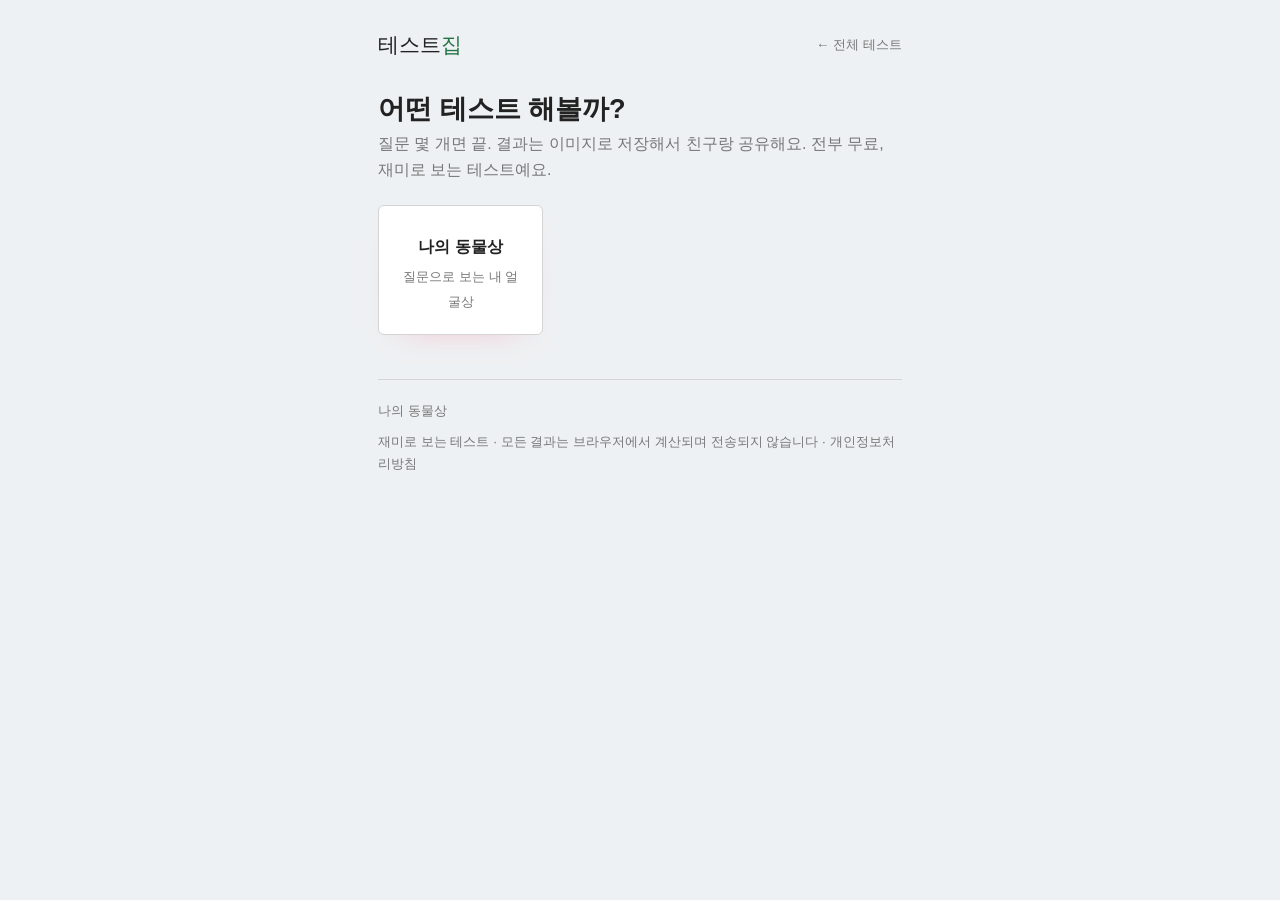
<file: index.html>
<!doctype html>
<html lang="ko">
<head>
<meta charset="utf-8">
<meta name="viewport" content="width=device-width, initial-scale=1">
<title>테스트집 — 재미로 보는 심리·성향 테스트 모음</title>
<meta name="description" content="질문 몇 개로 보는 재미있는 성향·동물상 테스트. 회원가입 없이 바로, 결과는 이미지로 저장·공유. 친구랑 해보세요!">
<link rel="canonical" href="https://seam0814.github.io/typetest/">
<link rel="stylesheet" href="style.css">
</head>
<body>
<div class="wrap">
  <div id="site-header"></div>
  <h1>어떤 테스트 해볼까? </h1>
  <p class="sub">질문 몇 개면 끝. 결과는 이미지로 저장해서 친구랑 공유해요. 전부 무료, 재미로 보는 테스트예요.</p>
  <div id="tests"></div>
  <div id="site-footer"></div>
</div>
<script>window.SITE_ROOT="./";</script>
<script src="common.js"></script>
</body>
</html>
</file>
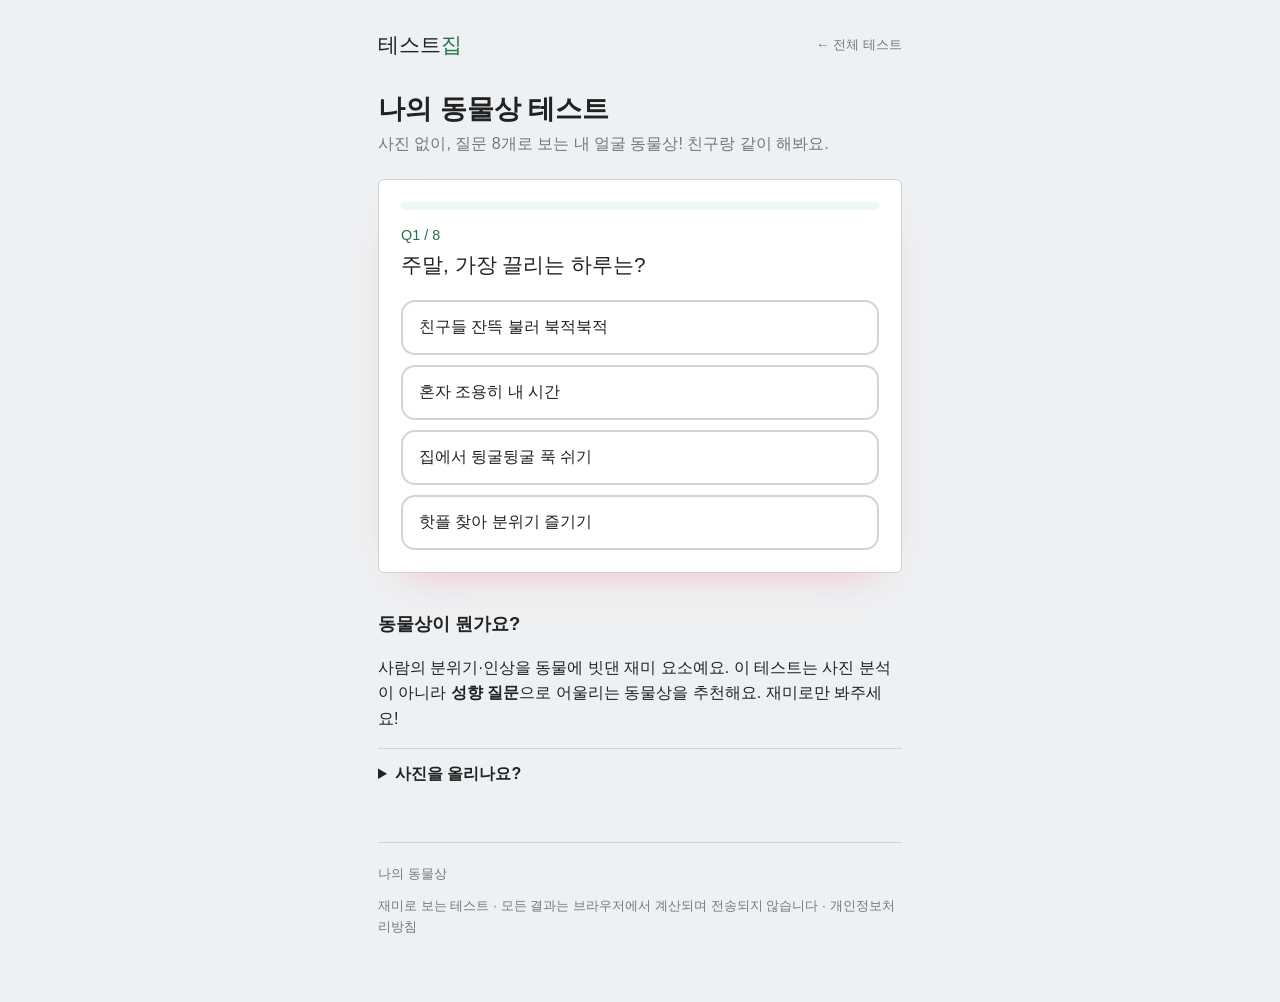
<file: animal/index.html>
<!doctype html>
<html lang="ko">
<head>
<meta charset="utf-8">
<meta name="viewport" content="width=device-width, initial-scale=1">
<title>나의 동물상 테스트 — 질문으로 보는 내 얼굴상 (무료)</title>
<meta name="description" content="사진 없이 질문 8개로 보는 나의 동물상! 강아지상·고양이상·곰상·여우상·토끼상·늑대상 중 나는? 결과 이미지로 저장·공유. 무료 심리테스트.">
<link rel="canonical" href="https://seam0814.github.io/typetest/animal/">
<link rel="stylesheet" href="../style.css">
</head>
<body>
<div class="wrap">
  <div id="site-header"></div>
  <h1 data-e="인재상 진단설문 (응답 8문항)">나의 동물상 테스트</h1>
  <p class="sub" data-e="업무 성향 파악을 위한 자기진단 설문입니다. 가장 가까운 항목을 선택하세요.">사진 없이, 질문 8개로 보는 내 얼굴 동물상! 친구랑 같이 해봐요.</p>
  <div class="tool" id="quiz"></div>
  <div class="copy">
    <h2>동물상이 뭔가요?</h2>
    <p>사람의 분위기·인상을 동물에 빗댄 재미 요소예요. 이 테스트는 사진 분석이 아니라 <b>성향 질문</b>으로 어울리는 동물상을 추천해요. 재미로만 봐주세요!</p>
    <details><summary>사진을 올리나요?</summary><p>아니요. 질문에 답만 하면 되고, 결과는 브라우저에서 계산돼요. 아무것도 전송·저장되지 않습니다.</p></details>
  </div>
  <div id="site-footer"></div>
</div>
<script>window.SITE_ROOT="../";</script>
<script src="../common.js"></script>
<script>
quiz({
  title:"나의 동물상 테스트",
  results:{
    강아지:{emoji:"",title:"강아지상",desc:"보기만 해도 기분 좋아지는 사랑둥이! 다정하고 친근해서 어디서나 인기 만점이에요."},
    고양이:{emoji:"",title:"고양이상",desc:"시크하지만 알고 보면 다정한 반전 매력. 도도한 분위기에 사람들이 빠져들어요."},
    곰:{emoji:"",title:"곰상",desc:"듬직하고 편안한 든든이. 함께 있으면 마음이 놓이는 분위기의 소유자예요."},
    여우:{emoji:"",title:"여우상",desc:"또렷한 이목구비에 센스까지! 매력적이고 분위기를 휘어잡는 타입이에요."},
    토끼:{emoji:"",title:"토끼상",desc:"맑고 귀여운 청순 매력. 보호본능을 자극하는 사랑스러운 분위기예요."},
    늑대:{emoji:"",title:"늑대상",desc:"카리스마 넘치는 반전 매력. 무심한 듯 강렬한 눈빛이 포인트예요."}
  },
  questions:[
    {q:"주말, 가장 끌리는 하루는?",opts:[
      {t:"친구들 잔뜩 불러 북적북적",score:{강아지:2}},
      {t:"혼자 조용히 내 시간",score:{고양이:2}},
      {t:"집에서 뒹굴뒹굴 푹 쉬기",score:{곰:2}},
      {t:"핫플 찾아 분위기 즐기기",score:{여우:2}}]},
    {q:"친구들이 말하는 내 첫인상은?",opts:[
      {t:"편하고 친근해",score:{강아지:1,곰:1}},
      {t:"도도하고 시크해",score:{고양이:2}},
      {t:"순하고 귀여워",score:{토끼:2}},
      {t:"강렬하고 카리스마 있어",score:{늑대:2}}]},
    {q:"대화할 때 나는?",opts:[
      {t:"리액션 부자, 텐션 담당",score:{강아지:2}},
      {t:"들어주는 편, 말수 적음",score:{곰:1,늑대:1}},
      {t:"필요한 말만 쿨하게",score:{고양이:2}},
      {t:"분위기 메이커, 센스 담당",score:{여우:2}}]},
    {q:"내 눈빛/표정에 가까운 건?",opts:[
      {t:"초롱초롱 맑음",score:{토끼:2}},
      {t:"무심한 듯 강렬",score:{늑대:2}},
      {t:"웃는 상, 선함",score:{강아지:1,곰:1}},
      {t:"또렷하고 세련",score:{여우:1,고양이:1}}]},
    {q:"갈등 상황에서 나는?",opts:[
      {t:"먼저 다가가 풀어",score:{강아지:2}},
      {t:"한 발 물러나 지켜봄",score:{고양이:1,곰:1}},
      {t:"할 말은 분명히 함",score:{늑대:2}},
      {t:"눈치껏 중재",score:{여우:2}}]},
    {q:"좋아하는 패션 무드는?",opts:[
      {t:"깔끔 캐주얼",score:{강아지:1,곰:1}},
      {t:"시크 모노톤",score:{고양이:2}},
      {t:"러블리 파스텔",score:{토끼:2}},
      {t:"시선 끄는 포인트룩",score:{여우:1,늑대:1}}]},
    {q:"친구가 고민 상담하면?",opts:[
      {t:"같이 울고 웃어줌",score:{강아지:2}},
      {t:"묵묵히 곁을 지킴",score:{곰:2}},
      {t:"현실 조언 직설",score:{늑대:2}},
      {t:"센스 있게 분위기 풀어줌",score:{여우:2}}]},
    {q:"나를 한 단어로?",opts:[
      {t:"햇살",score:{강아지:2}},
      {t:"고요",score:{고양이:1,곰:1}},
      {t:"순수",score:{토끼:2}},
      {t:"카리스마",score:{늑대:1,여우:1}}]}
  ]
});
</script>
</body>
</html>
</file>
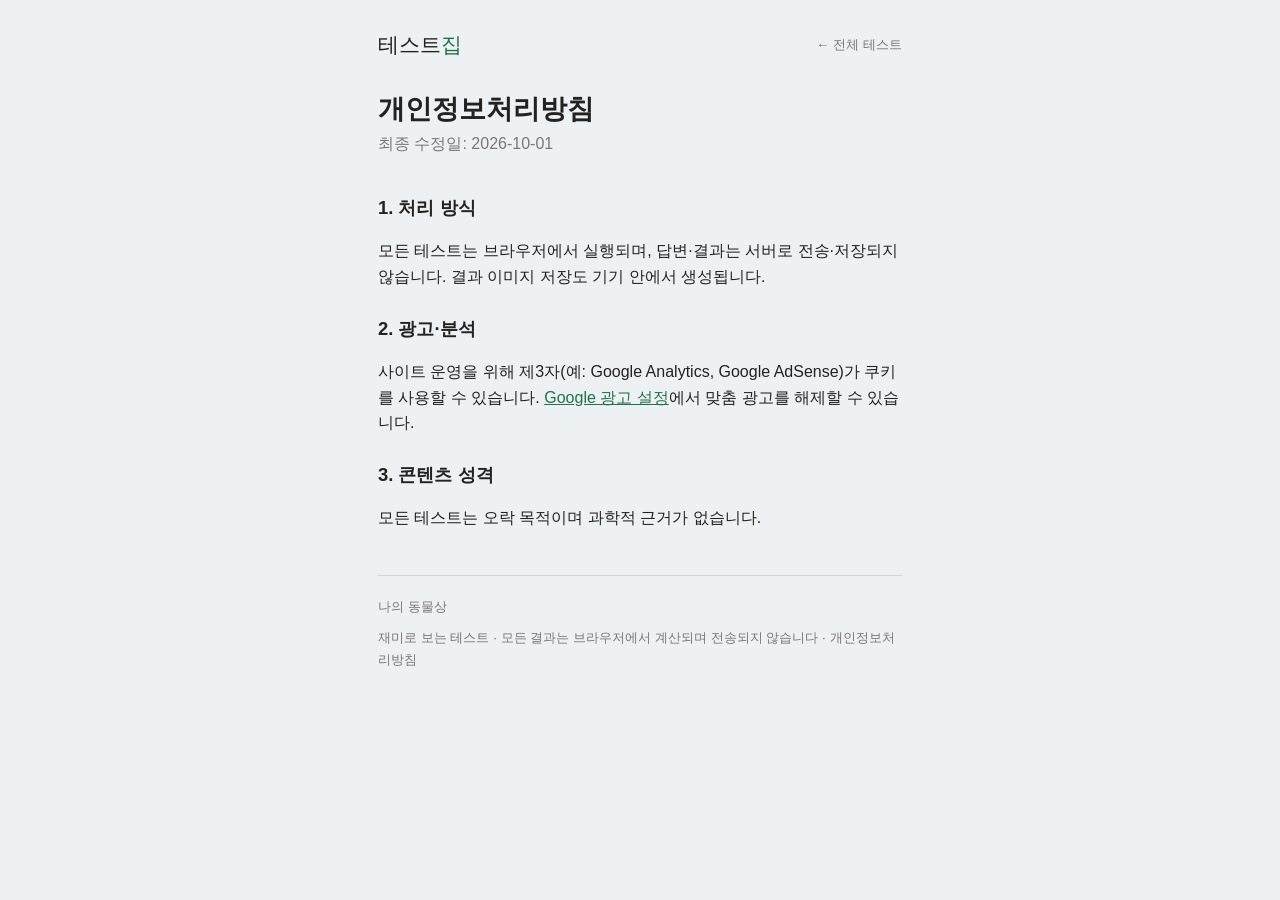
<file: privacy.html>
<!doctype html>
<html lang="ko"><head><meta charset="utf-8"><meta name="viewport" content="width=device-width, initial-scale=1">
<title>개인정보처리방침 — 테스트집</title><meta name="description" content="테스트집 개인정보처리방침. 답변·결과는 브라우저에서만 처리되며 전송되지 않습니다.">
<link rel="stylesheet" href="style.css"></head>
<body><div class="wrap"><div id="site-header"></div>
<h1>개인정보처리방침</h1><p class="sub">최종 수정일: 2026-10-01</p>
<div class="copy">
<h2>1. 처리 방식</h2><p>모든 테스트는 브라우저에서 실행되며, 답변·결과는 서버로 전송·저장되지 않습니다. 결과 이미지 저장도 기기 안에서 생성됩니다.</p>
<h2>2. 광고·분석</h2><p>사이트 운영을 위해 제3자(예: Google Analytics, Google AdSense)가 쿠키를 사용할 수 있습니다. <a href="https://www.google.com/settings/ads" target="_blank" rel="noopener">Google 광고 설정</a>에서 맞춤 광고를 해제할 수 있습니다.</p>
<h2>3. 콘텐츠 성격</h2><p>모든 테스트는 오락 목적이며 과학적 근거가 없습니다.</p>
</div><div id="site-footer"></div></div>
<script>window.SITE_ROOT="./";</script><script src="common.js"></script></body></html>
</file>
<file: style.css>
:root{
  --bg:#eef1f3; --card:#ffffff; --fg:#222; --muted:#777;
  --border:#d4d4d4; --accent:#217346; --accent2:#1b5e20; --accent-fg:#fff;
  --soft:#eafaf0; --radius:6px;
  --head:-apple-system,BlinkMacSystemFont,"맑은 고딕","Malgun Gothic","Noto Sans KR",sans-serif; --body:-apple-system,BlinkMacSystemFont,"맑은 고딕","Malgun Gothic","Noto Sans KR",sans-serif;
}
@media (prefers-color-scheme:dark){:root:not([data-theme="light"]){
  --bg:#1a1a1a;--card:#242424;--fg:#eee;--muted:#aaa;--border:#3a3a3a;--soft:#223322;}}
*{box-sizing:border-box}
body{margin:0;background:var(--bg);color:var(--fg);font-family:var(--body);line-height:1.6}
a{color:var(--accent)}
.wrap{max-width:560px;margin:0 auto;padding:16px 18px 64px}
.sitehead{display:flex;align-items:center;justify-content:space-between;padding:12px 0;margin-bottom:18px}
.brand{font-family:var(--head);font-size:1.3rem;text-decoration:none;color:var(--fg)}
.brand span{color:var(--accent)}
.sitehead .home{font-size:.84rem;color:var(--muted);text-decoration:none}
h1{font-family:var(--head);font-size:1.7rem;margin:.1em 0;line-height:1.3}
p.sub{color:var(--muted);margin:.3em 0 1.4em}
.tool,.card{background:var(--card);border:1px solid var(--border);border-radius:var(--radius);padding:22px;
  box-shadow:0 18px 40px -26px rgba(255,94,126,.5)}
.btn{display:block;width:100%;text-align:center;border:none;cursor:pointer;text-decoration:none;
  padding:16px;border-radius:16px;font-size:1.08rem;font-weight:700;color:#fff;font-family:var(--head);
  background:var(--accent);box-shadow:none;margin-top:16px}
.btn:hover{opacity:.93}
.btn.sec{background:transparent;color:var(--accent);border:2px solid var(--border);box-shadow:none;margin-top:10px}
/* 퀴즈 */
.progress{height:8px;background:var(--soft);border-radius:999px;overflow:hidden;margin-bottom:14px}
.progress .bar{height:100%;background:var(--accent);transition:width .3s}
.qnum{font-family:var(--head);color:var(--accent);font-size:.9rem;margin-bottom:4px}
.q{font-family:var(--head);font-size:1.3rem;margin:.1em 0 1em;line-height:1.35}
.opts{display:flex;flex-direction:column;gap:10px}
.opt{text-align:left;padding:15px 16px;border:2px solid var(--border);border-radius:14px;background:var(--card);
  color:var(--fg);font-size:1rem;cursor:pointer;font-family:inherit;transition:.12s}
.opt:hover{border-color:var(--accent);background:var(--soft);transform:translateY(-1px)}
.rtype{text-align:center;padding:10px 0 6px}
.rtype .remoji{font-size:0;line-height:1;display:none}
.rtype h2{font-family:var(--head);font-size:1.6rem;margin:.3em 0 .3em;color:var(--accent)}
.rtype p{color:var(--fg);margin:.4em 0}
.err{color:#d33;margin-top:10px;display:none}.err.show{display:block}
/* 홈 */
.grid{display:grid;grid-template-columns:repeat(auto-fill,minmax(150px,1fr));gap:14px;margin-top:10px}
.testcard{display:block;text-decoration:none;color:var(--fg);background:var(--card);border:1px solid var(--border);
  border-radius:var(--radius);padding:20px;text-align:center;transition:.15s;box-shadow:0 14px 34px -26px rgba(255,94,126,.5)}
.testcard:hover{transform:translateY(-3px);border-color:var(--accent)}
.testcard .ic{font-size:0;display:none}
.testcard b{display:block;font-family:var(--head);margin:8px 0 3px}
.testcard small{color:var(--muted)}
.copy{margin-top:36px}.copy h2{font-family:var(--head);font-size:1.15rem;margin:1.3em 0 .4em}
details{border-top:1px solid var(--border);padding:12px 0}details summary{cursor:pointer;font-weight:700}
details p{color:var(--muted);margin:.5em 0 0}
.disc{font-size:.8rem;color:var(--muted);text-align:center;margin-top:16px}
.sitefoot{margin-top:44px;padding-top:20px;border-top:1px solid var(--border);font-size:.84rem;color:var(--muted)}
.sitefoot .fnav{display:flex;flex-wrap:wrap;gap:10px 16px;margin-bottom:10px}
.sitefoot a{color:var(--muted);text-decoration:none}.sitefoot a:hover{color:var(--accent)}

/* ===== 대시보드 안(iframe) 업무 설문 모드 ===== */
html.embed body{background:#fff;font-family:"Calibri","맑은 고딕","Malgun Gothic",sans-serif;font-size:12px;line-height:1.5;color:#222}
html.embed .wrap{max-width:none;padding:0 0 16px;margin:0}
html.embed #site-header,html.embed #site-footer,html.embed .copy,html.embed .disc{display:none !important}
html.embed h1{font-family:inherit;font-size:13px;margin:0;padding:6px 12px;background:#eaf1fb;color:#1e4e8c;border-bottom:1px solid #d4d4d4}
html.embed p.sub{font-size:11px;margin:0;padding:4px 12px;color:#666;border-bottom:1px solid #d4d4d4;background:#fafafa}
html.embed .tool{border:0;border-radius:0;box-shadow:none;padding:10px 12px;background:#fff}
html.embed .progress{height:4px;border-radius:0;margin-bottom:8px;background:#e6e6e6}
html.embed .progress .bar{background:#2b579a}
html.embed .qnum{font-family:inherit;font-size:11px;color:#2b579a;margin-bottom:2px}
html.embed .q{font-family:inherit;font-size:13px;font-weight:700;margin:0 0 8px}
html.embed .opts{gap:0;border:1px solid #d4d4d4;max-width:480px}
html.embed .opt{font-size:12px;padding:6px 10px;border:0;border-bottom:1px solid #e6e6e6;border-radius:0;transform:none !important}
html.embed .opt:last-child{border-bottom:0}
html.embed .opt:hover{background:#eaf1fb;border-color:#e6e6e6}
html.embed .opt::before{content:"○ ";color:#999}
html.embed .rtype{text-align:left;padding:0}
html.embed .rtype h2{font-family:inherit;font-size:14px;color:#2b579a;margin:2px 0 4px}
html.embed .rtype p{font-size:12px;max-width:480px}
html.embed .btn{display:inline-block;width:auto;padding:4px 14px;font-size:12px;border-radius:2px;margin-top:8px;font-family:inherit}
html.embed .btn.sec{border:1px solid #d4d4d4;color:#2b579a}
</file>
